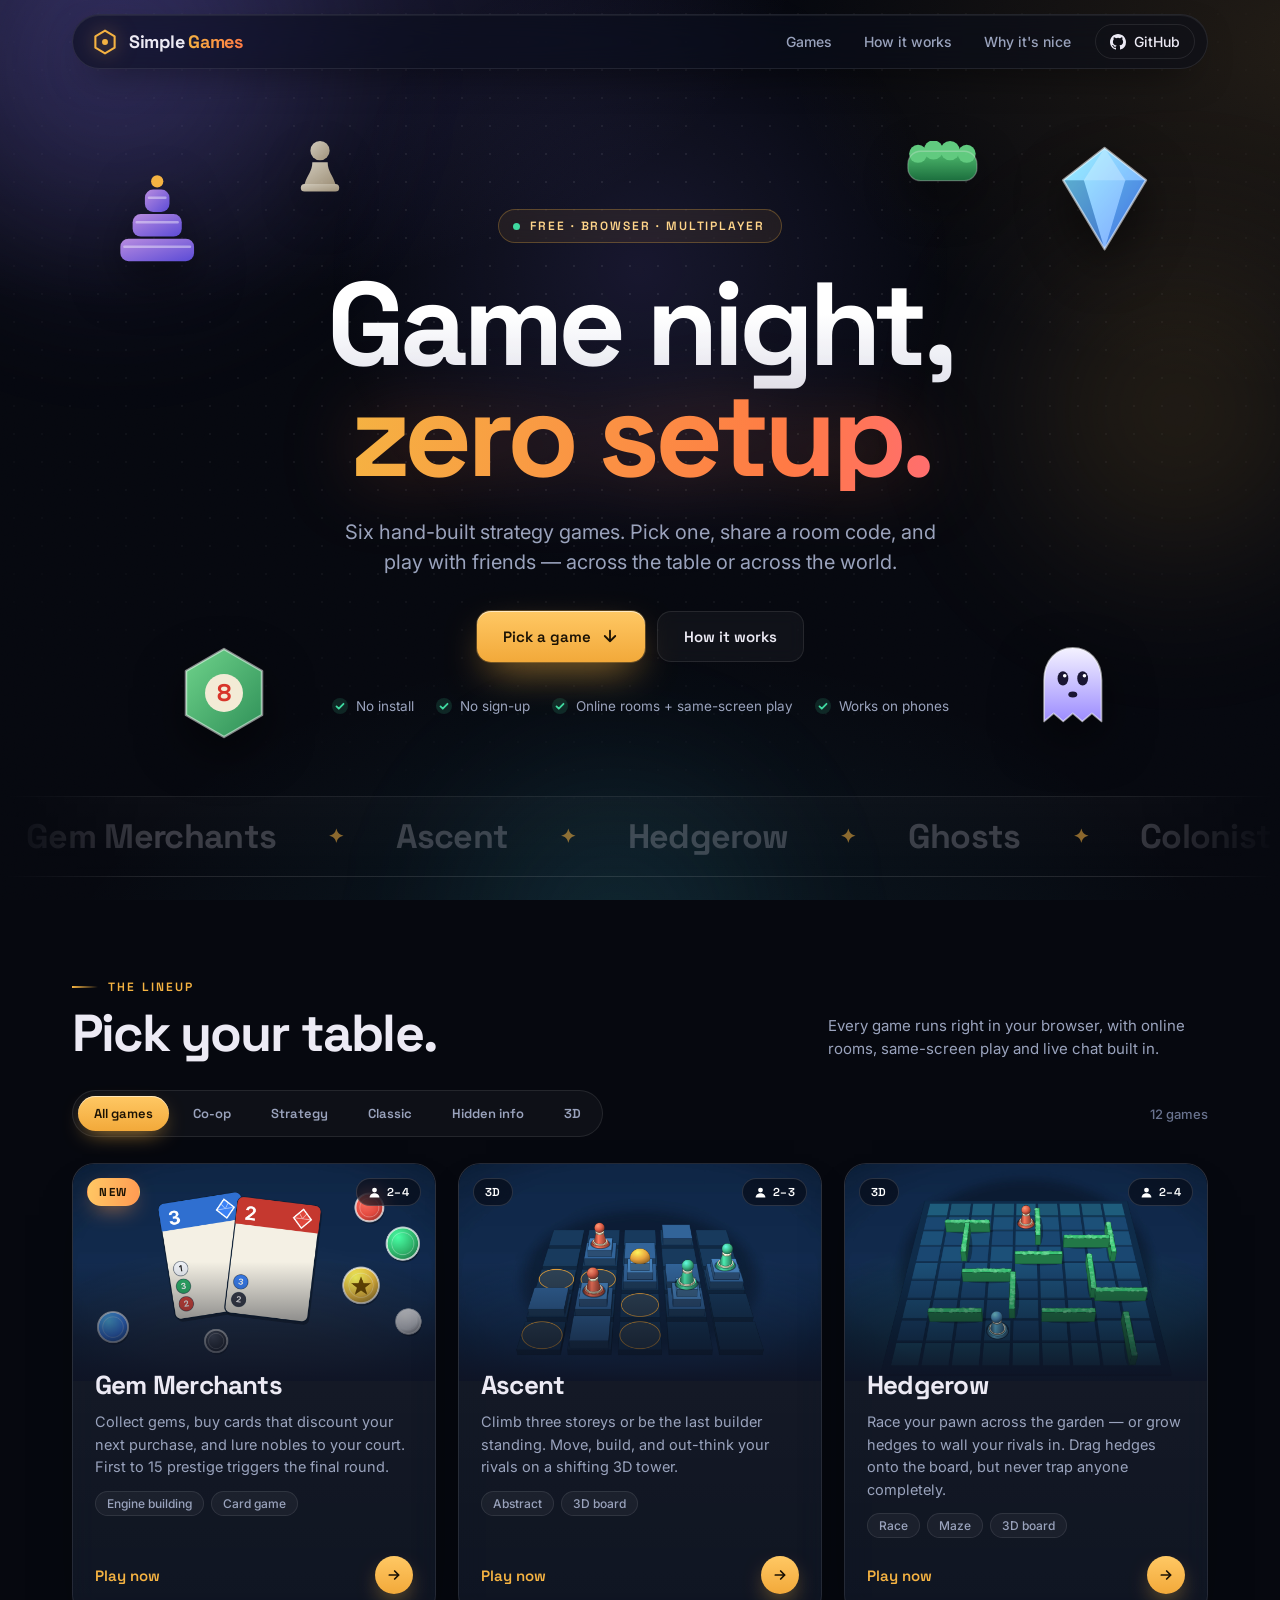
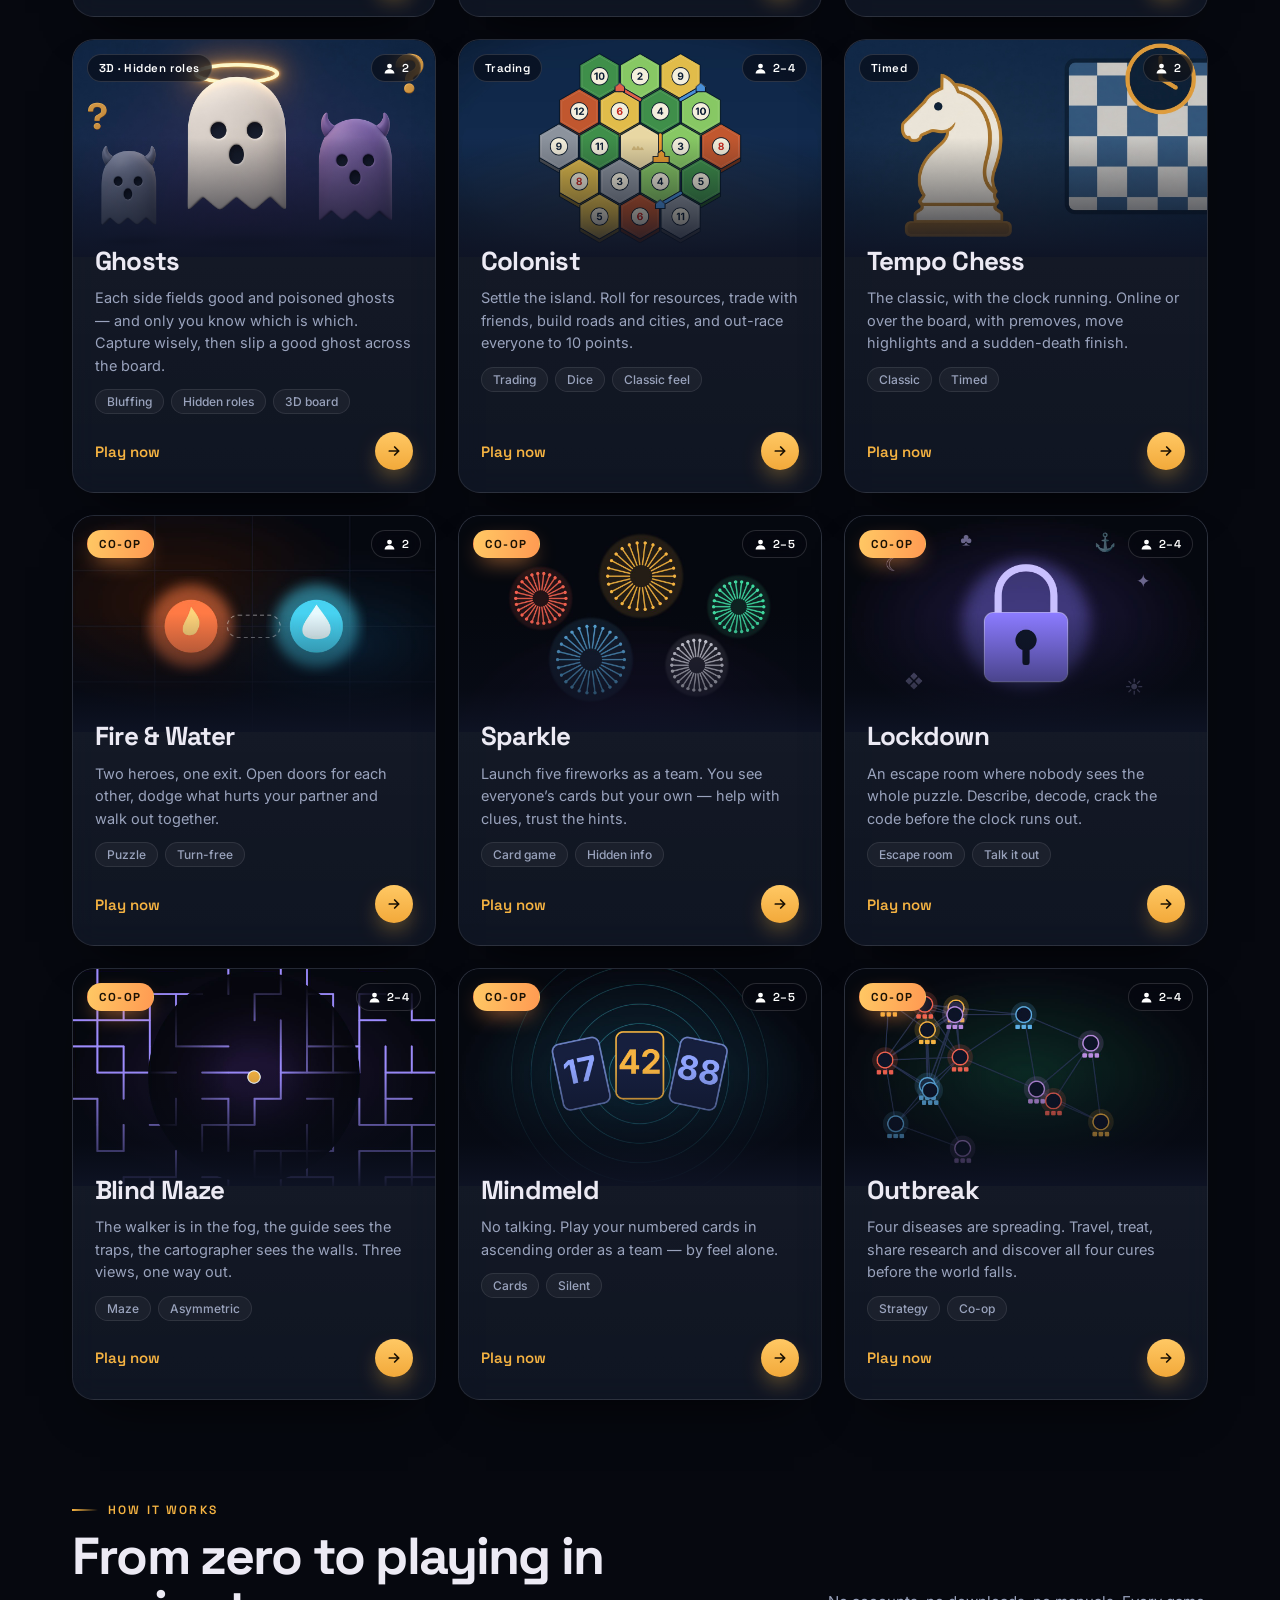
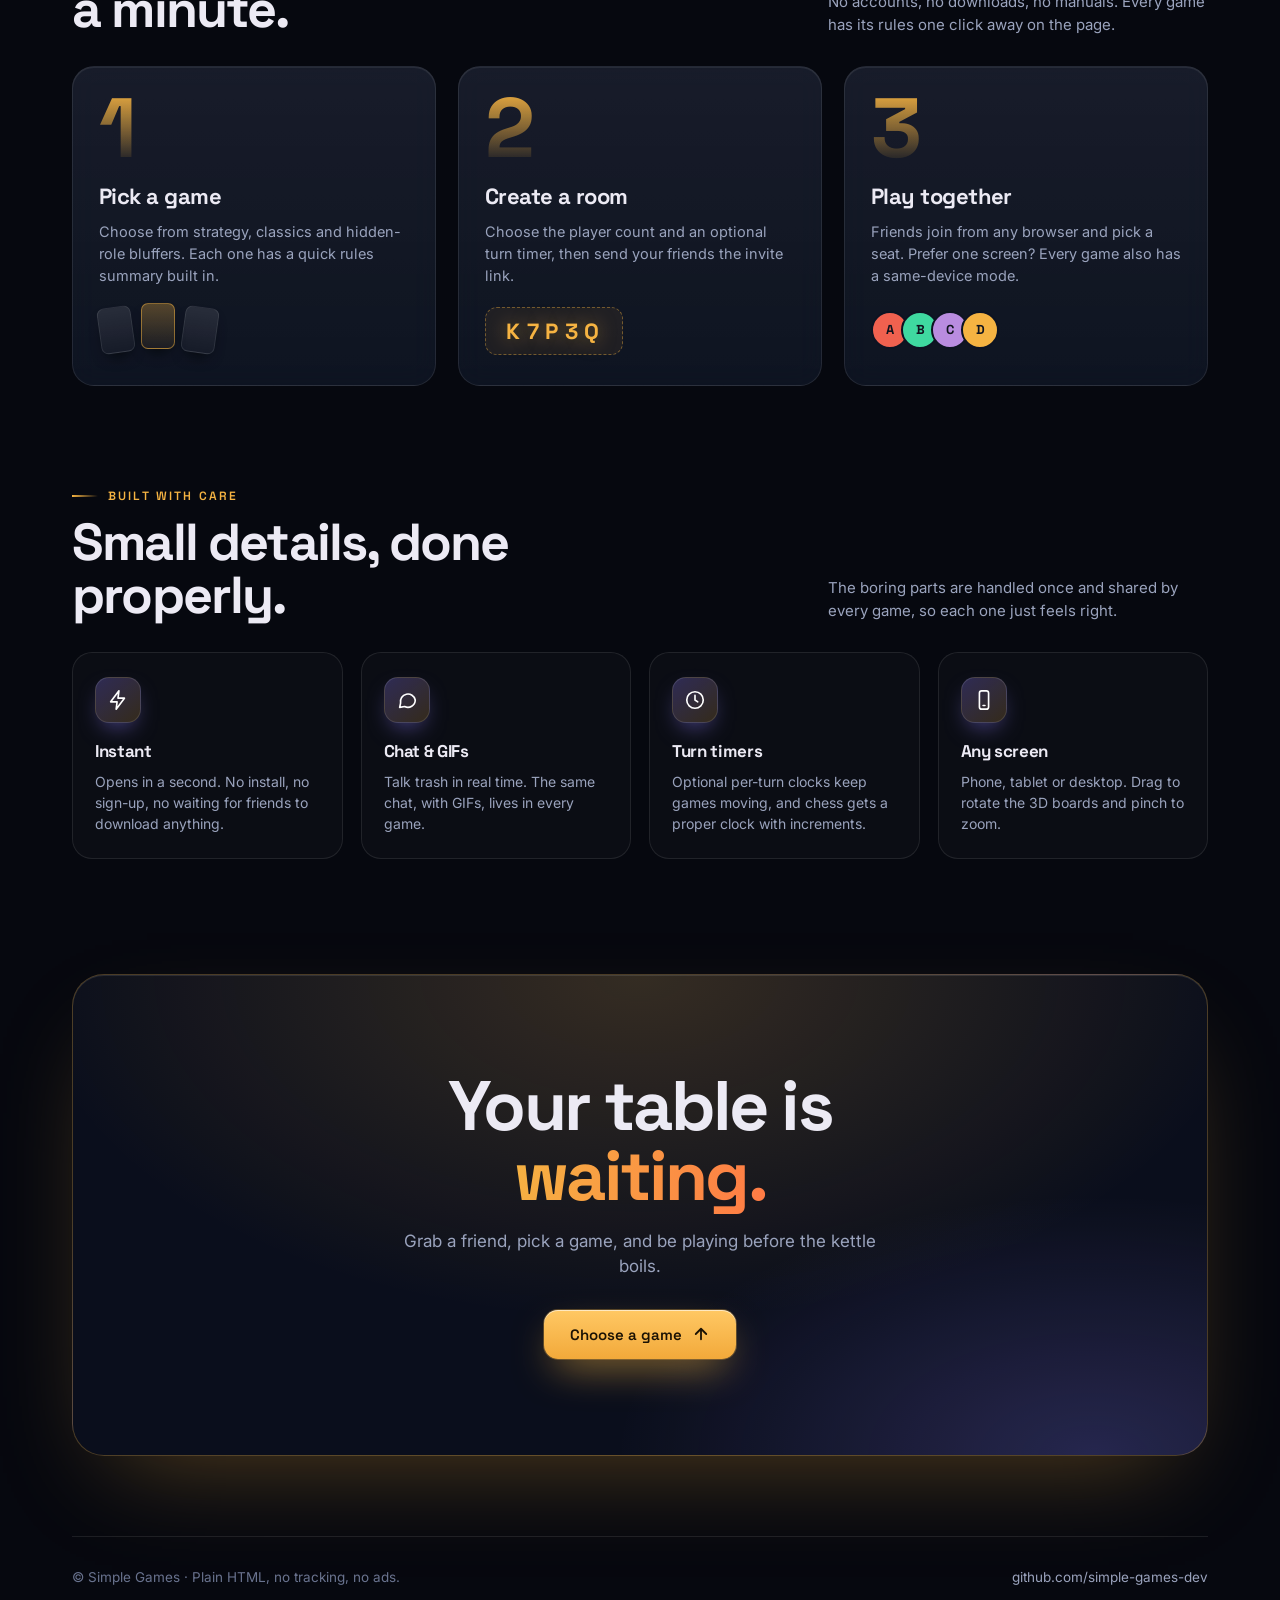
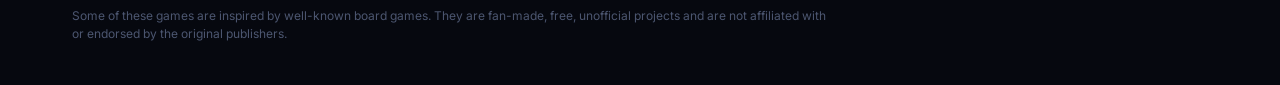
<file: index.html>
<!DOCTYPE html>
<html lang="en">
<head>
<meta charset="UTF-8">
<meta name="viewport" content="width=device-width, initial-scale=1, viewport-fit=cover">
<title>Simple Games — board games, zero setup</title>
<meta name="description" content="Six hand-built strategy games you can play in the browser with friends. No install, no sign-up.">
<meta name="theme-color" content="#06080F">
<link rel="icon" href="data:image/svg+xml,%3Csvg xmlns='http://www.w3.org/2000/svg' viewBox='0 0 32 32'%3E%3Crect width='32' height='32' rx='8' fill='%2306080F'/%3E%3Cpath d='M16 5l9 5.2v10.6L16 26l-9-5.2V10.2z' fill='none' stroke='%23F5B342' stroke-width='2.4' stroke-linejoin='round'/%3E%3Ccircle cx='16' cy='15.5' r='3' fill='%23F5B342'/%3E%3C/svg%3E">
<link rel="manifest" href="manifest.webmanifest">
<link rel="apple-touch-icon" href="images/icon-192.png">
<meta name="theme-color" content="#06080F">
<link rel="preconnect" href="https://fonts.googleapis.com">
<link rel="preconnect" href="https://fonts.gstatic.com" crossorigin>
<link href="https://fonts.googleapis.com/css2?family=Space+Grotesk:wght@400;500;600;700&family=Inter:wght@400;500;600&display=swap" rel="stylesheet">
<style>
  :root{
    --bg:#06080F; --ink:#ECEAF4; --dim:#9AA3BD; --mute:#69738F;
    --amber:#F5B342; --amber2:#FF7A45; --violet:#8B7CFF; --cyan:#46D2F0; --mint:#3FD9A0;
    --hair:rgba(255,255,255,.09); --glass:rgba(16,23,41,.62);
    --ease:cubic-bezier(.2,.8,.2,1);
    --mx:50vw; --my:30vh;
  }
  *{box-sizing:border-box;}
  html{scroll-behavior:smooth; -webkit-text-size-adjust:100%;}
  body{
    margin:0; background:var(--bg); color:var(--ink); font-family:'Inter',system-ui,sans-serif; -webkit-font-smoothing:antialiased;
    overflow-x:hidden; line-height:1.5;
  }
  ::selection{background:rgba(245,179,66,.35); color:#fff;}
  a{color:inherit;}
  img{max-width:100%;}
  h1,h2,h3{font-family:'Space Grotesk',sans-serif; margin:0;}

  /* ---------- ambient background ---------- */
  .bg{position:fixed; inset:0; z-index:-3; overflow:hidden; pointer-events:none;
    background:
      radial-gradient(1100px 640px at 10% -10%, rgba(139,124,255,.22), transparent 62%),
      radial-gradient(900px 560px at 105% 5%, rgba(245,179,66,.12), transparent 62%),
      radial-gradient(1000px 700px at 50% 120%, rgba(70,210,240,.10), transparent 62%), var(--bg);}
  .bg::before{content:""; position:absolute; inset:0;
    background-image:radial-gradient(rgba(255,255,255,.08) 1px, transparent 1.4px); background-size:28px 28px;
    -webkit-mask-image:radial-gradient(ellipse 85% 75% at 50% 35%, #000 20%, transparent 80%); mask-image:radial-gradient(ellipse 85% 75% at 50% 35%, #000 20%, transparent 80%);}
  .orb{position:absolute; border-radius:50%; filter:blur(70px); opacity:.5; will-change:transform;}
  .orb.a{width:46vmax; height:46vmax; left:-14vmax; top:-18vmax; background:radial-gradient(circle, rgba(139,124,255,.5), transparent 65%); animation:float1 26s ease-in-out infinite alternate;}
  .orb.b{width:40vmax; height:40vmax; right:-12vmax; top:12vmax; background:radial-gradient(circle, rgba(245,179,66,.32), transparent 65%); animation:float2 32s ease-in-out infinite alternate;}
  .orb.c{width:36vmax; height:36vmax; left:30vw; bottom:-20vmax; background:radial-gradient(circle, rgba(70,210,240,.28), transparent 65%); animation:float1 38s ease-in-out infinite alternate-reverse;}
  @keyframes float1{from{transform:translate3d(0,0,0) scale(1);} to{transform:translate3d(8vmax,6vmax,0) scale(1.15);}}
  @keyframes float2{from{transform:translate3d(0,0,0) scale(1);} to{transform:translate3d(-9vmax,5vmax,0) scale(.9);}}
  .noise{position:fixed; inset:0; z-index:-2; pointer-events:none; opacity:.05; mix-blend-mode:overlay;
    background-image:url("data:image/svg+xml,%3Csvg xmlns='http://www.w3.org/2000/svg' width='160' height='160'%3E%3Cfilter id='n'%3E%3CfeTurbulence type='fractalNoise' baseFrequency='.9' numOctaves='2' stitchTiles='stitch'/%3E%3C/filter%3E%3Crect width='100%25' height='100%25' filter='url(%23n)'/%3E%3C/svg%3E");}
  .spot{position:fixed; inset:0; z-index:-1; pointer-events:none;
    background:radial-gradient(520px circle at var(--mx) var(--my), rgba(139,124,255,.13), transparent 60%);}

  .wrap{width:100%; max-width:1180px; margin:0 auto; padding:0 22px;}

  /* ---------- nav ---------- */
  .nav{position:sticky; top:14px; z-index:40; margin:14px auto 0; width:min(1136px, calc(100% - 28px));
    display:flex; align-items:center; justify-content:space-between; padding:9px 12px 9px 18px; border-radius:999px;
    background:rgba(10,14,26,.6); border:1px solid var(--hair); -webkit-backdrop-filter:blur(18px) saturate(1.4); backdrop-filter:blur(18px) saturate(1.4);
    box-shadow:0 14px 40px -18px rgba(0,0,0,.8), inset 0 1px 0 rgba(255,255,255,.06);}
  .brand{display:flex; align-items:center; gap:10px; text-decoration:none; font:700 18px 'Space Grotesk',sans-serif; letter-spacing:-.3px;}
  .brand svg{width:28px; height:28px; filter:drop-shadow(0 0 10px rgba(245,179,66,.6));}
  .brand span{background:linear-gradient(100deg,var(--amber),var(--amber2)); -webkit-background-clip:text; background-clip:text; color:transparent; margin-left:-6px;}
  .nav-links{display:flex; align-items:center; gap:4px;}
  .nav-links a{font:500 14px 'Inter',sans-serif; color:var(--dim); text-decoration:none; padding:8px 14px; border-radius:99px; transition:color .2s, background .2s;}
  .nav-links a:hover{color:#fff; background:rgba(255,255,255,.06);}
  .nav-links a.gh{display:inline-flex; align-items:center; gap:8px; border:1px solid var(--hair); margin-left:6px; color:var(--ink);}
  .nav-links a.gh svg{width:16px; height:16px; fill:currentColor;}

  /* ---------- hero ---------- */
  .hero{position:relative; text-align:center; padding:clamp(70px,11vw,140px) 0 clamp(40px,6vw,70px);}
  .eyebrow{display:inline-flex; align-items:center; gap:10px; font:600 12px 'Space Grotesk',sans-serif; letter-spacing:.16em; text-transform:uppercase; color:#FFD58A;
    padding:8px 16px 8px 14px; border-radius:99px; background:rgba(245,179,66,.08); border:1px solid rgba(245,179,66,.28); -webkit-backdrop-filter:blur(8px); backdrop-filter:blur(8px);}
  .eyebrow i{width:7px; height:7px; border-radius:50%; background:var(--mint); box-shadow:0 0 0 0 rgba(63,217,160,.6); animation:ping 2s ease-out infinite;}
  @keyframes ping{0%{box-shadow:0 0 0 0 rgba(63,217,160,.6);} 80%,100%{box-shadow:0 0 0 10px rgba(63,217,160,0);}}
  .hero h1{font-weight:700; font-size:clamp(46px,9.4vw,118px); line-height:.94; letter-spacing:-.045em; margin:26px auto 0; max-width:12ch;
    background:linear-gradient(180deg,#fff 20%,#B9BDD6 100%); -webkit-background-clip:text; background-clip:text; color:transparent;}
  .hero h1 em{font-style:normal; display:inline-block; background:linear-gradient(100deg,var(--amber) 0%,var(--amber2) 35%,#FF5FA2 60%,var(--violet) 100%); background-size:220% 100%;
    -webkit-background-clip:text; background-clip:text; color:transparent; animation:shimmer 7s ease-in-out infinite alternate; filter:drop-shadow(0 0 38px rgba(255,122,69,.28));}
  @keyframes shimmer{from{background-position:0% 50%;} to{background-position:100% 50%;}}
  .hero p.lead{font-size:clamp(16px,2vw,20px); color:var(--dim); max-width:620px; margin:26px auto 0;}
  .cta{display:flex; gap:12px; justify-content:center; flex-wrap:wrap; margin-top:34px;}
  .btn{font:600 15px 'Space Grotesk',sans-serif; text-decoration:none; padding:15px 26px; border-radius:14px; display:inline-flex; align-items:center; gap:10px;
    transition:transform .2s var(--ease), box-shadow .25s, background .25s, border-color .25s; position:relative;}
  .btn svg{width:18px; height:18px; transition:transform .25s var(--ease);}
  .btn.primary{color:#1b1204; background:linear-gradient(180deg,#FFC864,#F2A93A); box-shadow:inset 0 1px 0 rgba(255,255,255,.6), 0 16px 40px -12px rgba(245,179,66,.75), 0 0 0 1px rgba(245,179,66,.3);}
  .btn.primary:hover{transform:translateY(-2px); box-shadow:inset 0 1px 0 rgba(255,255,255,.7), 0 22px 50px -12px rgba(245,179,66,.95), 0 0 0 1px rgba(245,179,66,.5);}
  .btn.primary:hover svg{transform:translateY(3px);}
  .btn.ghost{color:var(--ink); background:rgba(255,255,255,.04); border:1px solid var(--hair); -webkit-backdrop-filter:blur(8px); backdrop-filter:blur(8px);}
  .btn.ghost:hover{transform:translateY(-2px); background:rgba(255,255,255,.08); border-color:rgba(255,255,255,.2);}
  .perks{display:flex; justify-content:center; flex-wrap:wrap; gap:8px 22px; margin-top:34px; font-size:13.5px; color:var(--dim);}
  .perks span{display:inline-flex; align-items:center; gap:8px;}
  .perks span::before{content:""; width:16px; height:16px; border-radius:50%; background:rgba(63,217,160,.14) url("data:image/svg+xml,%3Csvg xmlns='http://www.w3.org/2000/svg' viewBox='0 0 16 16'%3E%3Cpath d='M4.5 8.4l2.3 2.3 4.7-4.9' fill='none' stroke='%233FD9A0' stroke-width='1.8' stroke-linecap='round' stroke-linejoin='round'/%3E%3C/svg%3E") center/cover;}

  /* floating pieces */
  .pieces{position:absolute; inset:0; pointer-events:none;}
  .pc{position:absolute; will-change:transform; transition:transform .25s linear; pointer-events:auto; cursor:pointer; z-index:3; -webkit-tap-highlight-color:transparent;}
  .pc::after{content:attr(data-name); position:absolute; left:50%; top:100%; transform:translate(-50%,6px); opacity:0; white-space:nowrap; font:600 12px 'Space Grotesk',sans-serif; color:#fff; padding:5px 10px; border-radius:999px; background:rgba(20,24,40,.85); border:1px solid rgba(245,179,66,.5); pointer-events:none; transition:opacity .2s, transform .2s;}
  .pc:hover::after,.pc:focus-visible::after{opacity:1; transform:translate(-50%,10px);}
  .pc:hover > svg,.pc:focus-visible > svg{filter:drop-shadow(0 0 22px rgba(245,179,66,.65)) drop-shadow(0 18px 24px rgba(0,0,0,.55)); scale:1.08;}
  .pc > svg{transition:scale .25s, filter .25s;}
  .pc:focus-visible{outline:none;}
  .pc > svg{display:block; width:100%; height:auto; animation:bob 7s ease-in-out infinite; filter:drop-shadow(0 18px 24px rgba(0,0,0,.55));}
  .pc:nth-child(2) > svg{animation-duration:9s; animation-delay:-2s;}
  .pc:nth-child(3) > svg{animation-duration:8s; animation-delay:-4s;}
  .pc:nth-child(4) > svg{animation-duration:10s; animation-delay:-1s;}
  .pc:nth-child(5) > svg{animation-duration:7.5s; animation-delay:-3s;}
  .pc:nth-child(6) > svg{animation-duration:9.5s; animation-delay:-5s;}
  @keyframes bob{0%,100%{transform:translateY(0) rotate(var(--r,0deg));} 50%{transform:translateY(-16px) rotate(calc(var(--r,0deg) + 4deg));}}
  .p-die{left:3%; top:14%; width:clamp(64px,8vw,104px); --r:-14deg;}
  .p-gem{right:4%; top:10%; width:clamp(70px,9vw,118px); --r:10deg;}
  .p-hex{left:9%; bottom:6%; width:clamp(62px,8vw,100px); --r:8deg;}
  .p-ghost{right:8%; bottom:8%; width:clamp(58px,7vw,92px); --r:-6deg;}
  .p-pawn{left:19%; top:9%; width:clamp(40px,5vw,64px); --r:6deg; opacity:.85;}
  .p-hedge{right:20%; top:10%; width:clamp(54px,6vw,84px); --r:-8deg; opacity:.9;}

  /* ---------- marquee ---------- */
  .marquee{position:relative; margin:10px 0 0; padding:18px 0; border-block:1px solid var(--hair); background:linear-gradient(180deg,rgba(255,255,255,.025),transparent); overflow:hidden;
    -webkit-mask-image:linear-gradient(90deg,transparent,#000 12%,#000 88%,transparent); mask-image:linear-gradient(90deg,transparent,#000 12%,#000 88%,transparent);}
  .track{display:flex; width:max-content; animation:slide 38s linear infinite;}
  .marquee:hover .track{animation-play-state:paused;}
  .track a{text-decoration:none; cursor:pointer; font:700 clamp(22px,3.2vw,34px) 'Space Grotesk',sans-serif; letter-spacing:-.02em; color:rgba(236,234,244,.22); padding:0 26px; white-space:nowrap; display:inline-flex; align-items:center; gap:52px; transition:color .3s;}
  .track a:hover,.track a:focus-visible{color:var(--amber); text-shadow:0 0 28px rgba(245,179,66,.55); outline:none;}
  .track a::after{content:"✦"; font-size:.55em; color:rgba(245,179,66,.55);}
  @keyframes slide{to{transform:translateX(-50%);}}

  /* ---------- section heads ---------- */
  .rec-grid{display:grid; grid-template-columns:repeat(auto-fit,minmax(170px,1fr)); gap:12px;}
  .rec{padding:16px 18px; border-radius:18px; background:var(--panel-glass, rgba(20,24,40,.6)); border:1px solid rgba(255,255,255,.09); backdrop-filter:blur(12px);}
  .rec b{display:block; font-family:'Space Grotesk',sans-serif; font-size:34px; line-height:1; letter-spacing:-.03em; background:linear-gradient(120deg,#FFD27A,#FF7A45); -webkit-background-clip:text; background-clip:text; color:transparent;}
  .rec span{display:block; margin-top:6px; font-size:12px; color:var(--dim); text-transform:uppercase; letter-spacing:.08em;}
  .rec small{display:block; margin-top:8px; font-size:12px; color:var(--dim);}
  .rec[hidden]{display:none;}
  .sec{padding:clamp(60px,8vw,110px) 0 0;}
  .sec-head{display:flex; align-items:flex-end; justify-content:space-between; gap:20px; flex-wrap:wrap; margin-bottom:30px;}
  .kicker{font:600 12px 'Space Grotesk',sans-serif; letter-spacing:.18em; text-transform:uppercase; color:var(--amber); display:flex; align-items:center; gap:10px; margin-bottom:12px;}
  .kicker::before{content:""; width:26px; height:2px; background:linear-gradient(90deg,var(--amber),transparent);}
  .sec-head h2{font-size:clamp(30px,4.6vw,52px); letter-spacing:-.035em; line-height:1.02; max-width:16ch;}
  .sec-head p{color:var(--dim); max-width:380px; margin:0; font-size:15px;}

  /* filters */
  .toolbar{display:flex; align-items:center; justify-content:space-between; gap:14px; flex-wrap:wrap; margin-bottom:26px;}
  .chips{display:flex; gap:8px; flex-wrap:wrap; padding:5px; border-radius:99px; background:rgba(255,255,255,.035); border:1px solid var(--hair);}
  .chip{font:600 13px 'Space Grotesk',sans-serif; color:var(--dim); background:transparent; border:none; padding:9px 16px; border-radius:99px; cursor:pointer; transition:color .2s, background .25s, box-shadow .25s;}
  .chip:hover{color:#fff;}
  .chip.on{color:#1b1204; background:linear-gradient(180deg,#FFC864,#F2A93A); box-shadow:0 8px 22px -8px rgba(245,179,66,.8), inset 0 1px 0 rgba(255,255,255,.55);}
  .count{font:500 13px 'Inter',sans-serif; color:var(--mute);}

  /* ---------- game cards ---------- */
  .grid{display:grid; grid-template-columns:repeat(3,minmax(0,1fr)); gap:22px; perspective:1400px;}
  .game{position:relative; display:flex; flex-direction:column; text-decoration:none; border-radius:22px; overflow:hidden; isolation:isolate;
    background:linear-gradient(180deg,rgba(255,255,255,.055),rgba(255,255,255,.015)), var(--glass);
    -webkit-backdrop-filter:blur(14px); backdrop-filter:blur(14px);
    border:1px solid var(--hair); box-shadow:0 24px 50px -28px rgba(0,0,0,.9), inset 0 1px 0 rgba(255,255,255,.07);
    transform-style:preserve-3d; transition:transform .35s var(--ease), box-shadow .35s, opacity .35s;
    --mx:50%; --my:0%;}
  .game::before{content:""; position:absolute; inset:0; border-radius:inherit; padding:1.5px; z-index:3; pointer-events:none; opacity:0; transition:opacity .35s;
    background:radial-gradient(300px circle at var(--mx) var(--my), rgba(245,179,66,.95), rgba(139,124,255,.55) 40%, transparent 72%);
    -webkit-mask:linear-gradient(#000 0 0) content-box, linear-gradient(#000 0 0); -webkit-mask-composite:xor; mask-composite:exclude;}
  .game::after{content:""; position:absolute; inset:0; z-index:2; pointer-events:none; opacity:0; transition:opacity .35s;
    background:radial-gradient(420px circle at var(--mx) var(--my), rgba(255,255,255,.075), transparent 45%);}
  .game:hover{box-shadow:0 40px 80px -30px rgba(0,0,0,.95), 0 0 70px -30px rgba(245,179,66,.45), inset 0 1px 0 rgba(255,255,255,.1);}
  .game:hover::before,.game:hover::after{opacity:1;}
  .game:focus-visible{outline:2px solid #fff; outline-offset:4px;}
  .game.hide{display:none;}
  .art{position:relative; aspect-ratio:1312/784; overflow:hidden; background:#080C18;}
  .art img{width:100%; height:100%; object-fit:cover; display:block; transition:transform .8s var(--ease), filter .5s; transform:scale(1.01);}
  .game:hover .art img{transform:scale(1.07);}
  .art::after{content:""; position:absolute; inset:0; background:linear-gradient(180deg,transparent 45%,rgba(8,12,24,.55) 80%,rgba(14,19,36,.96) 100%); pointer-events:none;}
  .art .meta{position:absolute; left:14px; right:14px; top:14px; display:flex; justify-content:space-between; align-items:flex-start; z-index:2;}
  .pill{font:600 11.5px 'Space Grotesk',sans-serif; letter-spacing:.04em; color:#fff; padding:6px 11px; border-radius:99px; background:rgba(6,8,15,.6); border:1px solid rgba(255,255,255,.14);
    -webkit-backdrop-filter:blur(10px); backdrop-filter:blur(10px); display:inline-flex; align-items:center; gap:6px;}
  .pill svg{width:13px; height:13px; fill:currentColor;}
  .pill.new{color:#1b1204; background:linear-gradient(100deg,#FFC864,#FF9A52); border-color:transparent; font-weight:700; letter-spacing:.14em; box-shadow:0 8px 22px -8px rgba(255,150,70,.9);}
  .body{padding:4px 22px 22px; display:flex; flex-direction:column; gap:12px; flex:1; position:relative; z-index:1; margin-top:-14px;}
  .game h2{font-size:26px; letter-spacing:-.03em; line-height:1.1;}
  .game p{margin:0; color:var(--dim); font-size:14.5px; line-height:1.55;}
  .tags{display:flex; gap:7px; flex-wrap:wrap;}
  .tag{font:500 12px 'Inter',sans-serif; color:var(--dim); padding:4px 11px; border-radius:99px; background:rgba(255,255,255,.045); border:1px solid var(--hair);}
  .play{margin-top:auto; padding-top:6px; display:flex; align-items:center; justify-content:space-between; font:600 15px 'Space Grotesk',sans-serif; color:var(--amber);}
  .play .go{width:38px; height:38px; border-radius:50%; display:grid; place-items:center; color:#1b1204; background:linear-gradient(180deg,#FFC864,#F2A93A); box-shadow:0 10px 24px -8px rgba(245,179,66,.8); transition:transform .35s var(--ease);}
  .play .go svg{width:16px; height:16px;}
  .game:hover .go{transform:translateX(4px) scale(1.06);}
  .game .modes{font:500 12px 'Inter',sans-serif; color:var(--mute); display:flex; gap:12px;}
  .game .modes b{color:var(--mint); font-weight:600;}

  /* ---------- how it works ---------- */
  .steps{display:grid; grid-template-columns:repeat(3,minmax(0,1fr)); gap:22px; position:relative;}
  .step{position:relative; padding:28px 26px 30px; border-radius:22px; background:linear-gradient(180deg,rgba(255,255,255,.05),rgba(255,255,255,.012)), var(--glass); border:1px solid var(--hair);
    -webkit-backdrop-filter:blur(14px); backdrop-filter:blur(14px); box-shadow:inset 0 1px 0 rgba(255,255,255,.07); overflow:hidden;}
  .step .num{font:700 84px 'Space Grotesk',sans-serif; line-height:.8; letter-spacing:-.06em; background:linear-gradient(180deg,rgba(245,179,66,.9),rgba(245,179,66,.05)); -webkit-background-clip:text; background-clip:text; color:transparent; margin-bottom:18px;}
  .step h3{font-size:22px; letter-spacing:-.025em; margin-bottom:8px;}
  .step p{margin:0; color:var(--dim); font-size:14.5px;}
  .step .vis{margin-top:20px; min-height:46px; display:flex; align-items:center;}
  .code{font:700 22px 'Space Grotesk',sans-serif; letter-spacing:.3em; padding:9px 16px 9px 20px; color:var(--amber); border:1px dashed rgba(245,179,66,.4); border-radius:12px; background:rgba(245,179,66,.07); text-shadow:0 0 18px rgba(245,179,66,.5);}
  .avatars{display:flex;}
  .avatars i{width:38px; height:38px; border-radius:50%; border:2px solid #0D1322; margin-left:-8px; display:grid; place-items:center; font:700 13px 'Space Grotesk',sans-serif; color:#10141f;}
  .avatars i:first-child{margin-left:0;}
  .mini-cards{display:flex; gap:8px;}
  .mini-cards b{width:34px; height:46px; border-radius:7px; border:1px solid var(--hair); background:linear-gradient(180deg,rgba(255,255,255,.1),rgba(255,255,255,.03)); box-shadow:0 8px 16px -8px #000;}
  .mini-cards b:nth-child(1){transform:rotate(-8deg);} .mini-cards b:nth-child(3){transform:rotate(8deg);}
  .mini-cards b:nth-child(2){border-color:rgba(245,179,66,.5); background:linear-gradient(180deg,rgba(245,179,66,.3),rgba(245,179,66,.06)); transform:translateY(-4px);}

  /* ---------- features ---------- */
  .feats{display:grid; grid-template-columns:repeat(4,minmax(0,1fr)); gap:18px;}
  .feat{padding:24px 22px; border-radius:20px; border:1px solid var(--hair); background:rgba(255,255,255,.025); transition:background .3s, border-color .3s, transform .35s var(--ease);}
  .feat:hover{background:rgba(255,255,255,.05); border-color:rgba(255,255,255,.16); transform:translateY(-4px);}
  .feat .ic{width:46px; height:46px; border-radius:14px; display:grid; place-items:center; margin-bottom:16px; background:linear-gradient(140deg,rgba(139,124,255,.28),rgba(245,179,66,.18)); border:1px solid rgba(255,255,255,.12); box-shadow:0 10px 24px -10px rgba(139,124,255,.7);}
  .feat .ic svg{width:22px; height:22px; stroke:#fff; fill:none; stroke-width:1.8; stroke-linecap:round; stroke-linejoin:round;}
  .feat h3{font-size:17px; letter-spacing:-.02em; margin-bottom:6px;}
  .feat p{margin:0; color:var(--dim); font-size:14px;}

  /* ---------- final cta ---------- */
  .final{margin-top:clamp(70px,9vw,120px); position:relative; text-align:center; padding:clamp(54px,8vw,96px) 24px; border-radius:32px; overflow:hidden; border:1px solid rgba(245,179,66,.28);
    background:radial-gradient(90% 120% at 50% 0%, rgba(245,179,66,.18), transparent 60%), radial-gradient(70% 90% at 90% 100%, rgba(139,124,255,.22), transparent 60%), rgba(12,17,32,.8);
    box-shadow:0 40px 100px -40px rgba(245,179,66,.35), inset 0 1px 0 rgba(255,255,255,.1);}
  .final h2{font-size:clamp(34px,6vw,70px); letter-spacing:-.04em; line-height:1; max-width:14ch; margin:0 auto;}
  .final p{color:var(--dim); margin:18px auto 30px; max-width:480px; font-size:17px;}

  footer{margin-top:80px; padding:30px 0 50px; border-top:1px solid var(--hair); display:flex; justify-content:space-between; gap:14px; flex-wrap:wrap; color:var(--mute); font-size:13.5px;}
  footer a{color:var(--dim); text-decoration:none; transition:color .2s;} footer a:hover{color:var(--amber);}
  .legal{margin-top:-30px; padding-bottom:30px; color:#4C5670; font-size:12px; max-width:760px;}

  /* ---------- reveal on scroll ---------- */
  .js .rv{opacity:0; transform:translateY(26px); transition:opacity .8s var(--ease), transform .8s var(--ease); transition-delay:var(--d,0s);}
  .js .rv.in{opacity:1; transform:none;}
  /* card entrance must not fight the tilt transform */
  .js .game.rv.in{transition:transform .35s var(--ease), box-shadow .35s, opacity .8s var(--ease);}

  @media (max-width:980px){
    .grid{grid-template-columns:repeat(2,minmax(0,1fr));}
    .feats{grid-template-columns:repeat(2,minmax(0,1fr));}
    .steps{grid-template-columns:1fr;}
    .p-pawn,.p-hedge{display:none;}
  }
  @media (max-width:640px){
    .nav-links a:not(.gh){display:none;}
    .grid{grid-template-columns:1fr;}
    .feats{grid-template-columns:1fr;}
    .pc{opacity:.5 !important;}
    .p-die{left:3%; top:auto; bottom:3%;} .p-gem{right:-2%; top:6%;} .p-hex{left:auto; right:30%; bottom:0;} .p-ghost{right:3%; bottom:3%;}
    .sec-head p{max-width:none;}
  }
  @media (prefers-reduced-motion:reduce){
    *,*::before,*::after{animation-duration:.001s !important; animation-iteration-count:1 !important; transition-duration:.001s !important;}
    .js .rv{opacity:1; transform:none;}
    html{scroll-behavior:auto;}
  }
</style>
</head>
<body>
<div class="bg" aria-hidden="true"><i class="orb a"></i><i class="orb b"></i><i class="orb c"></i></div>
<div class="noise" aria-hidden="true"></div>
<div class="spot" aria-hidden="true"></div>

<nav class="nav" aria-label="Main">
  <a class="brand" href="./">
    <svg viewBox="0 0 32 32" aria-hidden="true"><path d="M16 3l11 6.5v13L16 29 5 22.5v-13z" fill="none" stroke="#F5B342" stroke-width="2.4" stroke-linejoin="round"/><circle cx="16" cy="16" r="3.4" fill="#F5B342"/></svg>
    Simple<span>Games</span>
  </a>
  <div class="nav-links">
    <a href="#games">Games</a>
    <a href="#how">How it works</a>
    <a href="#why">Why it's nice</a>
    <a class="gh" href="https://github.com/simple-games-dev" target="_blank" rel="noopener">
      <svg viewBox="0 0 16 16" aria-hidden="true"><path d="M8 0C3.58 0 0 3.58 0 8c0 3.54 2.29 6.53 5.47 7.59.4.07.55-.17.55-.38 0-.19-.01-.82-.01-1.49-2.01.37-2.53-.49-2.69-.94-.09-.23-.48-.94-.82-1.13-.28-.15-.68-.52-.01-.53.63-.01 1.08.58 1.23.82.72 1.21 1.87.87 2.33.66.07-.52.28-.87.51-1.07-1.78-.2-3.64-.89-3.64-3.95 0-.87.31-1.59.82-2.15-.08-.2-.36-1.02.08-2.12 0 0 .67-.21 2.2.82a7.6 7.6 0 0 1 4 0c1.53-1.04 2.2-.82 2.2-.82.44 1.1.16 1.92.08 2.12.51.56.82 1.27.82 2.15 0 3.07-1.87 3.75-3.65 3.95.29.25.54.73.54 1.48 0 1.07-.01 1.93-.01 2.2 0 .21.15.46.55.38A8.01 8.01 0 0 0 16 8c0-4.42-3.58-8-8-8z"/></svg>
      GitHub
    </a>
  </div>
</nav>

<div class="wrap">
  <header class="hero">
    <div class="pieces">
      <!-- die -->
      <a class="pc p-die" data-d="22" href="games/ascent/" aria-label="Play Ascent" data-name="Ascent"><svg viewBox="0 0 100 100"><defs><linearGradient id="gd" x1="0" y1="0" x2="1" y2="1"><stop offset="0" stop-color="#B98CE0"/><stop offset="1" stop-color="#5B4BD6"/></linearGradient></defs>
        <rect x="14" y="68" width="72" height="22" rx="8" fill="url(#gd)"/><rect x="26" y="44" width="48" height="22" rx="8" fill="url(#gd)"/><rect x="38" y="20" width="24" height="22" rx="8" fill="url(#gd)"/>
        <path d="M18 76h64M30 52h40M42 28h16" stroke="rgba(255,255,255,.4)" stroke-width="2.5" stroke-linecap="round"/><circle cx="50" cy="12" r="6" fill="#F5B342"/></svg></a>
      <!-- gem -->
      <a class="pc p-gem" data-d="-30" href="games/merchants/" aria-label="Play Gem Merchants" data-name="Gem Merchants"><svg viewBox="0 0 100 100"><defs><linearGradient id="g1" x1="0" y1="0" x2="1" y2="1"><stop offset="0" stop-color="#7DF0FF"/><stop offset="1" stop-color="#4A7DFF"/></linearGradient></defs>
        <polygon points="50,6 86,34 50,94 14,34" fill="url(#g1)"/>
        <polygon points="50,6 68,34 50,94 32,34" fill="rgba(255,255,255,.28)"/><polygon points="14,34 32,34 50,94" fill="rgba(0,0,40,.22)"/><polygon points="86,34 68,34 50,94" fill="rgba(0,0,40,.12)"/>
        <polygon points="50,6 86,34 14,34" fill="rgba(255,255,255,.22)"/><polygon points="50,6 86,34 50,94 14,34" fill="none" stroke="rgba(255,255,255,.55)" stroke-width="2" stroke-linejoin="round"/></svg></a>
      <!-- hex tile -->
      <a class="pc p-hex" data-d="26" href="games/colonist/" aria-label="Play Colonist" data-name="Colonist"><svg viewBox="0 0 100 100"><defs><linearGradient id="gh" x1="0" y1="0" x2="1" y2="1"><stop offset="0" stop-color="#6FD38B"/><stop offset="1" stop-color="#2E8F57"/></linearGradient></defs>
        <polygon points="50,6 88,28 88,72 50,94 12,72 12,28" fill="url(#gh)" stroke="rgba(255,255,255,.5)" stroke-width="2.5" stroke-linejoin="round"/>
        <circle cx="50" cy="50" r="19" fill="#F3EBD6"/><text x="50" y="58" text-anchor="middle" font-family="Space Grotesk,sans-serif" font-weight="700" font-size="24" fill="#D8352A">8</text></svg></a>
      <!-- ghost -->
      <a class="pc p-ghost" data-d="-24" href="games/ghosts/" aria-label="Play Ghosts" data-name="Ghosts"><svg viewBox="0 0 100 100"><defs><linearGradient id="gg" x1="0" y1="0" x2="0" y2="1"><stop offset="0" stop-color="#F4F2FF"/><stop offset="1" stop-color="#9C8CFF"/></linearGradient></defs>
        <path d="M18 92V46C18 24 32 10 50 10s32 14 32 36v46l-10.7-9-10.7 9-10.6-9-10.7 9-10.6-9z" fill="url(#gg)" stroke="rgba(255,255,255,.55)" stroke-width="2" stroke-linejoin="round"/>
        <ellipse cx="39" cy="44" rx="6" ry="8" fill="#1a1633"/><ellipse cx="61" cy="44" rx="6" ry="8" fill="#1a1633"/><circle cx="41" cy="41" r="2" fill="#fff"/><circle cx="63" cy="41" r="2" fill="#fff"/><ellipse cx="50" cy="62" rx="5" ry="3.4" fill="#1a1633"/></svg></a>
      <!-- pawn -->
      <a class="pc p-pawn" data-d="16" href="games/chess/" aria-label="Play Tempo Chess" data-name="Tempo Chess"><svg viewBox="0 0 100 100"><defs><linearGradient id="gp" x1="0" y1="0" x2="1" y2="1"><stop offset="0" stop-color="#F3EBD6"/><stop offset="1" stop-color="#B9A98A"/></linearGradient></defs>
        <circle cx="50" cy="26" r="15" fill="url(#gp)"/><path d="M38 44h24c0 14 8 20 12 34H26c4-14 12-20 12-34z" fill="url(#gp)"/><rect x="20" y="78" width="60" height="12" rx="6" fill="url(#gp)"/></svg></a>
      <!-- hedge -->
      <a class="pc p-hedge" data-d="-18" href="games/hedgerow/" aria-label="Play Hedgerow" data-name="Hedgerow"><svg viewBox="0 0 120 70"><defs><linearGradient id="gv" x1="0" y1="0" x2="0" y2="1"><stop offset="0" stop-color="#58D07A"/><stop offset="1" stop-color="#1E7A43"/></linearGradient></defs>
        <rect x="6" y="16" width="108" height="46" rx="20" fill="url(#gv)"/><g fill="#6BE08C"><circle cx="22" cy="20" r="14"/><circle cx="46" cy="14" r="15"/><circle cx="72" cy="15" r="15"/><circle cx="98" cy="20" r="14"/></g>
        <rect x="6" y="16" width="108" height="46" rx="20" fill="none" stroke="rgba(255,255,255,.3)" stroke-width="2"/></svg></a>
    </div>

    <span class="eyebrow rv"><i></i>Free · Browser · Multiplayer</span>
    <h1 class="rv" style="--d:.08s">Game night,<br><em>zero setup.</em></h1>
    <p class="lead rv" style="--d:.16s">Six hand-built strategy games. Pick one, share a room code, and play with friends — across the table or across the world.</p>
    <div class="cta rv" style="--d:.24s">
      <a class="btn primary" href="#games">Pick a game
        <svg viewBox="0 0 24 24" fill="none" stroke="currentColor" stroke-width="2.4" stroke-linecap="round" stroke-linejoin="round"><path d="M12 5v14M5 12l7 7 7-7"/></svg></a>
      <a class="btn ghost" href="#how">How it works</a>
    </div>
    <div class="perks rv" style="--d:.32s"><span>No install</span><span>No sign-up</span><span>Online rooms + same-screen play</span><span>Works on phones</span></div>
  </header>
</div>

<nav class="marquee" aria-label="Jump to a game">
  <div class="track">
    <a href="games/merchants/">Gem Merchants</a><a href="games/ascent/">Ascent</a><a href="games/hedgerow/">Hedgerow</a><a href="games/ghosts/">Ghosts</a><a href="games/colonist/">Colonist</a><a href="games/chess/">Tempo Chess</a><a href="games/firewater/">Fire &amp; Water</a><a href="games/sparkle/">Sparkle</a><a href="games/lockdown/">Lockdown</a><a href="games/blindmaze/">Blind Maze</a><a href="games/mindmeld/">Mindmeld</a><a href="games/outbreak/">Outbreak</a>
    <a href="games/merchants/" aria-hidden="true" tabindex="-1">Gem Merchants</a><a href="games/ascent/" aria-hidden="true" tabindex="-1">Ascent</a><a href="games/hedgerow/" aria-hidden="true" tabindex="-1">Hedgerow</a><a href="games/ghosts/" aria-hidden="true" tabindex="-1">Ghosts</a><a href="games/colonist/" aria-hidden="true" tabindex="-1">Colonist</a><a href="games/chess/" aria-hidden="true" tabindex="-1">Tempo Chess</a><a href="games/firewater/" aria-hidden="true" tabindex="-1">Fire &amp; Water</a><a href="games/sparkle/" aria-hidden="true" tabindex="-1">Sparkle</a><a href="games/lockdown/" aria-hidden="true" tabindex="-1">Lockdown</a><a href="games/blindmaze/" aria-hidden="true" tabindex="-1">Blind Maze</a><a href="games/mindmeld/" aria-hidden="true" tabindex="-1">Mindmeld</a><a href="games/outbreak/" aria-hidden="true" tabindex="-1">Outbreak</a>
  </div>
</nav>

<div class="wrap">
  <section class="sec" id="games" aria-label="Games">
    <div class="sec-head rv">
      <div><div class="kicker">The lineup</div><h2>Pick your table.</h2></div>
      <p>Every game runs right in your browser, with online rooms, same-screen play and live chat built in.</p>
    </div>

    <div class="toolbar rv">
      <div class="chips" id="chips" role="tablist" aria-label="Filter games">
        <button class="chip on" data-f="all">All games</button>
        <button class="chip" data-f="coop">Co-op</button>
        <button class="chip" data-f="strategy">Strategy</button>
        <button class="chip" data-f="classic">Classic</button>
        <button class="chip" data-f="hidden">Hidden info</button>
        <button class="chip" data-f="3d">3D</button>
      </div>
      <div class="count" id="count">12 games</div>
    </div>

    <main class="grid" id="grid">

      <a class="game rv" href="games/merchants/" data-t="strategy" data-name="Gem Merchants">
        <div class="art"><img src="images/merchants.jpg" alt="Gem Merchants cards and gems" width="1312" height="784" loading="lazy">
          <div class="meta"><span class="pill new">NEW</span><span class="pill"><svg viewBox="0 0 16 16"><circle cx="8" cy="5" r="3"/><path d="M2 14c0-3 3-5 6-5s6 2 6 5z"/></svg>2–4</span></div></div>
        <div class="body">
          <h2>Gem Merchants</h2>
          <p>Collect gems, buy cards that discount your next purchase, and lure nobles to your court. First to 15 prestige triggers the final round.</p>
          <div class="tags"><span class="tag">Engine building</span><span class="tag">Card game</span></div>
          <div class="play"><span>Play now</span><span class="go"><svg viewBox="0 0 24 24" fill="none" stroke="currentColor" stroke-width="2.6" stroke-linecap="round" stroke-linejoin="round"><path d="M5 12h14M13 6l6 6-6 6"/></svg></span></div>
        </div>
      </a>

      <a class="game rv" style="--d:.08s" href="games/ascent/" data-t="strategy 3d" data-name="Ascent">
        <div class="art"><img src="images/ascent.jpg" alt="Ascent tower board" width="1312" height="784" loading="lazy">
          <div class="meta"><span class="pill">3D</span><span class="pill"><svg viewBox="0 0 16 16"><circle cx="8" cy="5" r="3"/><path d="M2 14c0-3 3-5 6-5s6 2 6 5z"/></svg>2–3</span></div></div>
        <div class="body">
          <h2>Ascent</h2>
          <p>Climb three storeys or be the last builder standing. Move, build, and out-think your rivals on a shifting 3D tower.</p>
          <div class="tags"><span class="tag">Abstract</span><span class="tag">3D board</span></div>
          <div class="play"><span>Play now</span><span class="go"><svg viewBox="0 0 24 24" fill="none" stroke="currentColor" stroke-width="2.6" stroke-linecap="round" stroke-linejoin="round"><path d="M5 12h14M13 6l6 6-6 6"/></svg></span></div>
        </div>
      </a>

      <a class="game rv" style="--d:.16s" href="games/hedgerow/" data-t="strategy 3d" data-name="Hedgerow">
        <div class="art"><img src="images/hedgerow.jpg" alt="Hedgerow board with hedges" width="1312" height="784" loading="lazy">
          <div class="meta"><span class="pill">3D</span><span class="pill"><svg viewBox="0 0 16 16"><circle cx="8" cy="5" r="3"/><path d="M2 14c0-3 3-5 6-5s6 2 6 5z"/></svg>2–4</span></div></div>
        <div class="body">
          <h2>Hedgerow</h2>
          <p>Race your pawn across the garden — or grow hedges to wall your rivals in. Drag hedges onto the board, but never trap anyone completely.</p>
          <div class="tags"><span class="tag">Race</span><span class="tag">Maze</span><span class="tag">3D board</span></div>
          <div class="play"><span>Play now</span><span class="go"><svg viewBox="0 0 24 24" fill="none" stroke="currentColor" stroke-width="2.6" stroke-linecap="round" stroke-linejoin="round"><path d="M5 12h14M13 6l6 6-6 6"/></svg></span></div>
        </div>
      </a>

      <a class="game rv" href="games/ghosts/" data-t="strategy hidden 3d" data-name="Ghosts">
        <div class="art"><img src="images/ghosts.jpg" alt="Ghosts" width="1312" height="784" loading="lazy">
          <div class="meta"><span class="pill">3D · Hidden roles</span><span class="pill"><svg viewBox="0 0 16 16"><circle cx="8" cy="5" r="3"/><path d="M2 14c0-3 3-5 6-5s6 2 6 5z"/></svg>2</span></div></div>
        <div class="body">
          <h2>Ghosts</h2>
          <p>Each side fields good and poisoned ghosts — and only you know which is which. Capture wisely, then slip a good ghost across the board.</p>
          <div class="tags"><span class="tag">Bluffing</span><span class="tag">Hidden roles</span><span class="tag">3D board</span></div>
          <div class="play"><span>Play now</span><span class="go"><svg viewBox="0 0 24 24" fill="none" stroke="currentColor" stroke-width="2.6" stroke-linecap="round" stroke-linejoin="round"><path d="M5 12h14M13 6l6 6-6 6"/></svg></span></div>
        </div>
      </a>

      <a class="game rv" style="--d:.08s" href="games/colonist/" data-t="strategy" data-name="Colonist">
        <div class="art"><img src="images/colonist.jpg" alt="Colonist hex board" width="1312" height="784" loading="lazy">
          <div class="meta"><span class="pill">Trading</span><span class="pill"><svg viewBox="0 0 16 16"><circle cx="8" cy="5" r="3"/><path d="M2 14c0-3 3-5 6-5s6 2 6 5z"/></svg>2–4</span></div></div>
        <div class="body">
          <h2>Colonist</h2>
          <p>Settle the island. Roll for resources, trade with friends, build roads and cities, and out-race everyone to 10 points.</p>
          <div class="tags"><span class="tag">Trading</span><span class="tag">Dice</span><span class="tag">Classic feel</span></div>
          <div class="play"><span>Play now</span><span class="go"><svg viewBox="0 0 24 24" fill="none" stroke="currentColor" stroke-width="2.6" stroke-linecap="round" stroke-linejoin="round"><path d="M5 12h14M13 6l6 6-6 6"/></svg></span></div>
        </div>
      </a>

      <a class="game rv" style="--d:.16s" href="games/chess/" data-t="classic strategy" data-name="Tempo Chess">
        <div class="art"><img src="images/chess.jpg" alt="Tempo Chess knight and clock" width="1312" height="784" loading="lazy">
          <div class="meta"><span class="pill">Timed</span><span class="pill"><svg viewBox="0 0 16 16"><circle cx="8" cy="5" r="3"/><path d="M2 14c0-3 3-5 6-5s6 2 6 5z"/></svg>2</span></div></div>
        <div class="body">
          <h2>Tempo Chess</h2>
          <p>The classic, with the clock running. Online or over the board, with premoves, move highlights and a sudden-death finish.</p>
          <div class="tags"><span class="tag">Classic</span><span class="tag">Timed</span></div>
          <div class="play"><span>Play now</span><span class="go"><svg viewBox="0 0 24 24" fill="none" stroke="currentColor" stroke-width="2.6" stroke-linecap="round" stroke-linejoin="round"><path d="M5 12h14M13 6l6 6-6 6"/></svg></span></div>
        </div>
      </a>


      <a class="game rv" style="--d:0.00s" href="games/firewater/" data-t="coop puzzle" data-name="Fire &amp; Water">
        <div class="art"><img src="images/firewater.jpg" alt="Fire &amp; Water artwork" width="1312" height="784" loading="lazy">
          <div class="meta"><span class="pill new">CO-OP</span><span class="pill"><svg viewBox="0 0 16 16"><circle cx="8" cy="5" r="3"/><path d="M2 14c0-3 3-5 6-5s6 2 6 5z"/></svg>2</span></div></div>
        <div class="body">
          <h2>Fire &amp; Water</h2>
          <p>Two heroes, one exit. Open doors for each other, dodge what hurts your partner and walk out together.</p>
          <div class="tags"><span class="tag">Puzzle</span><span class="tag">Turn-free</span></div>
          <div class="play"><span>Play now</span><span class="go"><svg viewBox="0 0 24 24" fill="none" stroke="currentColor" stroke-width="2.6" stroke-linecap="round" stroke-linejoin="round"><path d="M5 12h14M13 6l6 6-6 6"/></svg></span></div>
        </div>
      </a>

      <a class="game rv" style="--d:0.08s" href="games/sparkle/" data-t="coop hidden" data-name="Sparkle">
        <div class="art"><img src="images/sparkle.jpg" alt="Sparkle artwork" width="1312" height="784" loading="lazy">
          <div class="meta"><span class="pill new">CO-OP</span><span class="pill"><svg viewBox="0 0 16 16"><circle cx="8" cy="5" r="3"/><path d="M2 14c0-3 3-5 6-5s6 2 6 5z"/></svg>2–5</span></div></div>
        <div class="body">
          <h2>Sparkle</h2>
          <p>Launch five fireworks as a team. You see everyone’s cards but your own — help with clues, trust the hints.</p>
          <div class="tags"><span class="tag">Card game</span><span class="tag">Hidden info</span></div>
          <div class="play"><span>Play now</span><span class="go"><svg viewBox="0 0 24 24" fill="none" stroke="currentColor" stroke-width="2.6" stroke-linecap="round" stroke-linejoin="round"><path d="M5 12h14M13 6l6 6-6 6"/></svg></span></div>
        </div>
      </a>

      <a class="game rv" style="--d:0.16s" href="games/lockdown/" data-t="coop puzzle hidden" data-name="Lockdown">
        <div class="art"><img src="images/lockdown.jpg" alt="Lockdown artwork" width="1312" height="784" loading="lazy">
          <div class="meta"><span class="pill new">CO-OP</span><span class="pill"><svg viewBox="0 0 16 16"><circle cx="8" cy="5" r="3"/><path d="M2 14c0-3 3-5 6-5s6 2 6 5z"/></svg>2–4</span></div></div>
        <div class="body">
          <h2>Lockdown</h2>
          <p>An escape room where nobody sees the whole puzzle. Describe, decode, crack the code before the clock runs out.</p>
          <div class="tags"><span class="tag">Escape room</span><span class="tag">Talk it out</span></div>
          <div class="play"><span>Play now</span><span class="go"><svg viewBox="0 0 24 24" fill="none" stroke="currentColor" stroke-width="2.6" stroke-linecap="round" stroke-linejoin="round"><path d="M5 12h14M13 6l6 6-6 6"/></svg></span></div>
        </div>
      </a>

      <a class="game rv" style="--d:0.00s" href="games/blindmaze/" data-t="coop puzzle hidden" data-name="Blind Maze">
        <div class="art"><img src="images/blindmaze.jpg" alt="Blind Maze artwork" width="1312" height="784" loading="lazy">
          <div class="meta"><span class="pill new">CO-OP</span><span class="pill"><svg viewBox="0 0 16 16"><circle cx="8" cy="5" r="3"/><path d="M2 14c0-3 3-5 6-5s6 2 6 5z"/></svg>2–4</span></div></div>
        <div class="body">
          <h2>Blind Maze</h2>
          <p>The walker is in the fog, the guide sees the traps, the cartographer sees the walls. Three views, one way out.</p>
          <div class="tags"><span class="tag">Maze</span><span class="tag">Asymmetric</span></div>
          <div class="play"><span>Play now</span><span class="go"><svg viewBox="0 0 24 24" fill="none" stroke="currentColor" stroke-width="2.6" stroke-linecap="round" stroke-linejoin="round"><path d="M5 12h14M13 6l6 6-6 6"/></svg></span></div>
        </div>
      </a>

      <a class="game rv" style="--d:0.08s" href="games/mindmeld/" data-t="coop" data-name="Mindmeld">
        <div class="art"><img src="images/mindmeld.jpg" alt="Mindmeld artwork" width="1312" height="784" loading="lazy">
          <div class="meta"><span class="pill new">CO-OP</span><span class="pill"><svg viewBox="0 0 16 16"><circle cx="8" cy="5" r="3"/><path d="M2 14c0-3 3-5 6-5s6 2 6 5z"/></svg>2–5</span></div></div>
        <div class="body">
          <h2>Mindmeld</h2>
          <p>No talking. Play your numbered cards in ascending order as a team — by feel alone.</p>
          <div class="tags"><span class="tag">Cards</span><span class="tag">Silent</span></div>
          <div class="play"><span>Play now</span><span class="go"><svg viewBox="0 0 24 24" fill="none" stroke="currentColor" stroke-width="2.6" stroke-linecap="round" stroke-linejoin="round"><path d="M5 12h14M13 6l6 6-6 6"/></svg></span></div>
        </div>
      </a>

      <a class="game rv" style="--d:0.16s" href="games/outbreak/" data-t="coop strategy" data-name="Outbreak">
        <div class="art"><img src="images/outbreak.jpg" alt="Outbreak artwork" width="1312" height="784" loading="lazy">
          <div class="meta"><span class="pill new">CO-OP</span><span class="pill"><svg viewBox="0 0 16 16"><circle cx="8" cy="5" r="3"/><path d="M2 14c0-3 3-5 6-5s6 2 6 5z"/></svg>2–4</span></div></div>
        <div class="body">
          <h2>Outbreak</h2>
          <p>Four diseases are spreading. Travel, treat, share research and discover all four cures before the world falls.</p>
          <div class="tags"><span class="tag">Strategy</span><span class="tag">Co-op</span></div>
          <div class="play"><span>Play now</span><span class="go"><svg viewBox="0 0 24 24" fill="none" stroke="currentColor" stroke-width="2.6" stroke-linecap="round" stroke-linejoin="round"><path d="M5 12h14M13 6l6 6-6 6"/></svg></span></div>
        </div>
      </a>

    </main>
  </section>

  <section class="sec" id="record" aria-label="Your record" hidden>
    <div class="sec-head rv">
      <div><div class="kicker">Your record</div><h2>Bragging rights.</h2></div>
      <p>Saved on this device from your online games. Nobody else can see it.</p>
    </div>
    <div class="rec-grid rv" id="recGrid"></div>
  </section>

  <section class="sec" id="how" aria-label="How it works">
    <div class="sec-head rv">
      <div><div class="kicker">How it works</div><h2>From zero to playing in a minute.</h2></div>
      <p>No accounts, no downloads, no manuals. Every game has its rules one click away on the page.</p>
    </div>
    <div class="steps">
      <div class="step rv"><div class="num">1</div><h3>Pick a game</h3><p>Choose from strategy, classics and hidden-role bluffers. Each one has a quick rules summary built in.</p>
        <div class="vis"><div class="mini-cards"><b></b><b></b><b></b></div></div></div>
      <div class="step rv" style="--d:.1s"><div class="num">2</div><h3>Create a room</h3><p>Choose the player count and an optional turn timer, then send your friends the invite link.</p>
        <div class="vis"><span class="code">K7P3Q</span></div></div>
      <div class="step rv" style="--d:.2s"><div class="num">3</div><h3>Play together</h3><p>Friends join from any browser and pick a seat. Prefer one screen? Every game also has a same-device mode.</p>
        <div class="vis"><div class="avatars"><i style="background:#F0614F">A</i><i style="background:#3FD9A0">B</i><i style="background:#B98CE0">C</i><i style="background:#F5B342">D</i></div></div></div>
    </div>
  </section>

  <section class="sec" id="why" aria-label="Why it's nice">
    <div class="sec-head rv">
      <div><div class="kicker">Built with care</div><h2>Small details, done properly.</h2></div>
      <p>The boring parts are handled once and shared by every game, so each one just feels right.</p>
    </div>
    <div class="feats">
      <div class="feat rv"><div class="ic"><svg viewBox="0 0 24 24"><path d="M13 2L4 14h7l-1 8 9-12h-7z"/></svg></div><h3>Instant</h3><p>Opens in a second. No install, no sign-up, no waiting for friends to download anything.</p></div>
      <div class="feat rv" style="--d:.07s"><div class="ic"><svg viewBox="0 0 24 24"><path d="M21 12a8 8 0 0 1-11.6 7.1L4 20l1-4.6A8 8 0 1 1 21 12z"/></svg></div><h3>Chat &amp; GIFs</h3><p>Talk trash in real time. The same chat, with GIFs, lives in every game.</p></div>
      <div class="feat rv" style="--d:.14s"><div class="ic"><svg viewBox="0 0 24 24"><circle cx="12" cy="12" r="9"/><path d="M12 7v5l3 2"/></svg></div><h3>Turn timers</h3><p>Optional per-turn clocks keep games moving, and chess gets a proper clock with increments.</p></div>
      <div class="feat rv" style="--d:.21s"><div class="ic"><svg viewBox="0 0 24 24"><rect x="7" y="2" width="10" height="20" rx="2.5"/><path d="M11 18h2"/></svg></div><h3>Any screen</h3><p>Phone, tablet or desktop. Drag to rotate the 3D boards and pinch to zoom.</p></div>
    </div>
  </section>

  <section class="final rv" aria-label="Start playing">
    <h2>Your table is <em style="font-style:normal;background:linear-gradient(100deg,#F5B342,#FF7A45);-webkit-background-clip:text;background-clip:text;color:transparent">waiting.</em></h2>
    <p>Grab a friend, pick a game, and be playing before the kettle boils.</p>
    <a class="btn primary" href="#games">Choose a game
      <svg viewBox="0 0 24 24" fill="none" stroke="currentColor" stroke-width="2.4" stroke-linecap="round" stroke-linejoin="round"><path d="M12 19V5M5 12l7-7 7 7"/></svg></a>
  </section>

  <footer>
    <span>© Simple Games · Plain HTML, no tracking, no ads.</span>
    <span><a href="https://github.com/simple-games-dev" target="_blank" rel="noopener">github.com/simple-games-dev</a></span>
  </footer>
  <p class="legal">Some of these games are inspired by well-known board games. They are fan-made, free, unofficial projects and are not affiliated with or endorsed by the original publishers.</p>
</div>

<script>
(function(){
  document.documentElement.classList.add('js');
  var reduce = window.matchMedia('(prefers-reduced-motion: reduce)').matches;
  var fine = window.matchMedia('(pointer: fine)').matches;

  /* filters */
  var chips = document.getElementById('chips'), cards = [].slice.call(document.querySelectorAll('.game')), count = document.getElementById('count');
  chips.addEventListener('click', function(e){
    var b = e.target.closest('.chip'); if(!b) return;
    [].forEach.call(chips.querySelectorAll('.chip'), function(c){ c.classList.toggle('on', c===b); });
    var f = b.dataset.f, n = 0;
    cards.forEach(function(c){ var show = f==='all' || c.dataset.t.split(' ').indexOf(f)!==-1; c.classList.toggle('hide', !show); if(show){ n++; c.classList.add('in'); } });
    count.textContent = n + (n===1 ? ' game' : ' games');
  });

  /* scroll reveal */
  var rv = [].slice.call(document.querySelectorAll('.rv'));
  if('IntersectionObserver' in window && !reduce){
    var io = new IntersectionObserver(function(es){ es.forEach(function(e){ if(e.isIntersecting){ e.target.classList.add('in'); io.unobserve(e.target); } }); }, {threshold:.12, rootMargin:'0px 0px -6% 0px'});
    rv.forEach(function(el){ io.observe(el); });
  } else rv.forEach(function(el){ el.classList.add('in'); });

  if(reduce || !fine) return;

  /* cursor spotlight + hero parallax */
  var root = document.documentElement, pcs = [].slice.call(document.querySelectorAll('.pc')), raf = 0, px = 0, py = 0;
  window.addEventListener('pointermove', function(e){
    root.style.setProperty('--mx', e.clientX+'px'); root.style.setProperty('--my', e.clientY+'px');
    px = (e.clientX / window.innerWidth - .5); py = (e.clientY / window.innerHeight - .5);
    if(!raf) raf = requestAnimationFrame(function(){ raf = 0;
      pcs.forEach(function(p){ var d = parseFloat(p.dataset.d)||20; p.style.transform = 'translate3d('+(px*d*-1.6).toFixed(1)+'px,'+(py*d*-1.6).toFixed(1)+'px,0)'; });
    });
  }, {passive:true});

  /* card glow + 3D tilt */
  cards.forEach(function(c){
    c.addEventListener('pointermove', function(e){
      var r = c.getBoundingClientRect(), x = e.clientX - r.left, y = e.clientY - r.top;
      c.style.setProperty('--mx', x+'px'); c.style.setProperty('--my', y+'px');
      var rx = ((y / r.height) - .5) * -7, ry = ((x / r.width) - .5) * 9;
      c.style.transform = 'translateY(-6px) rotateX('+rx.toFixed(2)+'deg) rotateY('+ry.toFixed(2)+'deg)';
    });
    c.addEventListener('pointerleave', function(){ c.style.transform = ''; });
  });
})();
</script>
<script>
(function(){
  var NAMES={merchants:'Gem Merchants',hedgerow:'Hedgerow',ghosts:'Ghosts',ascent:'Ascent',colonist:'Colonist',chess:'Chess',firewater:'Fire & Water',sparkle:'Sparkle',lockdown:'Lockdown',blindmaze:'Blind Maze',mindmeld:'Mindmeld',outbreak:'Outbreak'}, st={};
  try{ st = JSON.parse(localStorage.getItem('sg_stats')||'{}')||{}; }catch(e){}
  var keys = Object.keys(st).filter(function(k){ return st[k] && st[k].played; });
  if(!keys.length) return;
  var played=0, won=0, best=0; keys.forEach(function(k){ played+=st[k].played; won+=st[k].won; best=Math.max(best,st[k].best||0); });
  var html = '<div class="rec"><b>'+played+'</b><span>Games played</span></div>'+
             '<div class="rec"><b>'+Math.round(100*won/played)+'%</b><span>Win rate</span><small>'+won+' wins</small></div>'+
             '<div class="rec"><b>'+best+'</b><span>Best win streak</span></div>';
  keys.sort(function(a,b){ return st[b].played-st[a].played; }).slice(0,3).forEach(function(k){
    var g=st[k]; html += '<div class="rec"><b>'+g.won+'/'+g.played+'</b><span>'+(NAMES[k]||k)+'</span><small>'+Math.round(100*g.won/g.played)+'% wins'+(g.streak>1?' · '+g.streak+' in a row':'')+'</small></div>';
  });
  document.getElementById('recGrid').innerHTML = html;
  document.getElementById('record').hidden = false;
})();
</script>
<script>if('serviceWorker' in navigator && /^https?:/.test(location.protocol)) window.addEventListener('load',()=>navigator.serviceWorker.register('sw.js').catch(()=>{}));</script>
</body>
</html>
</file>
